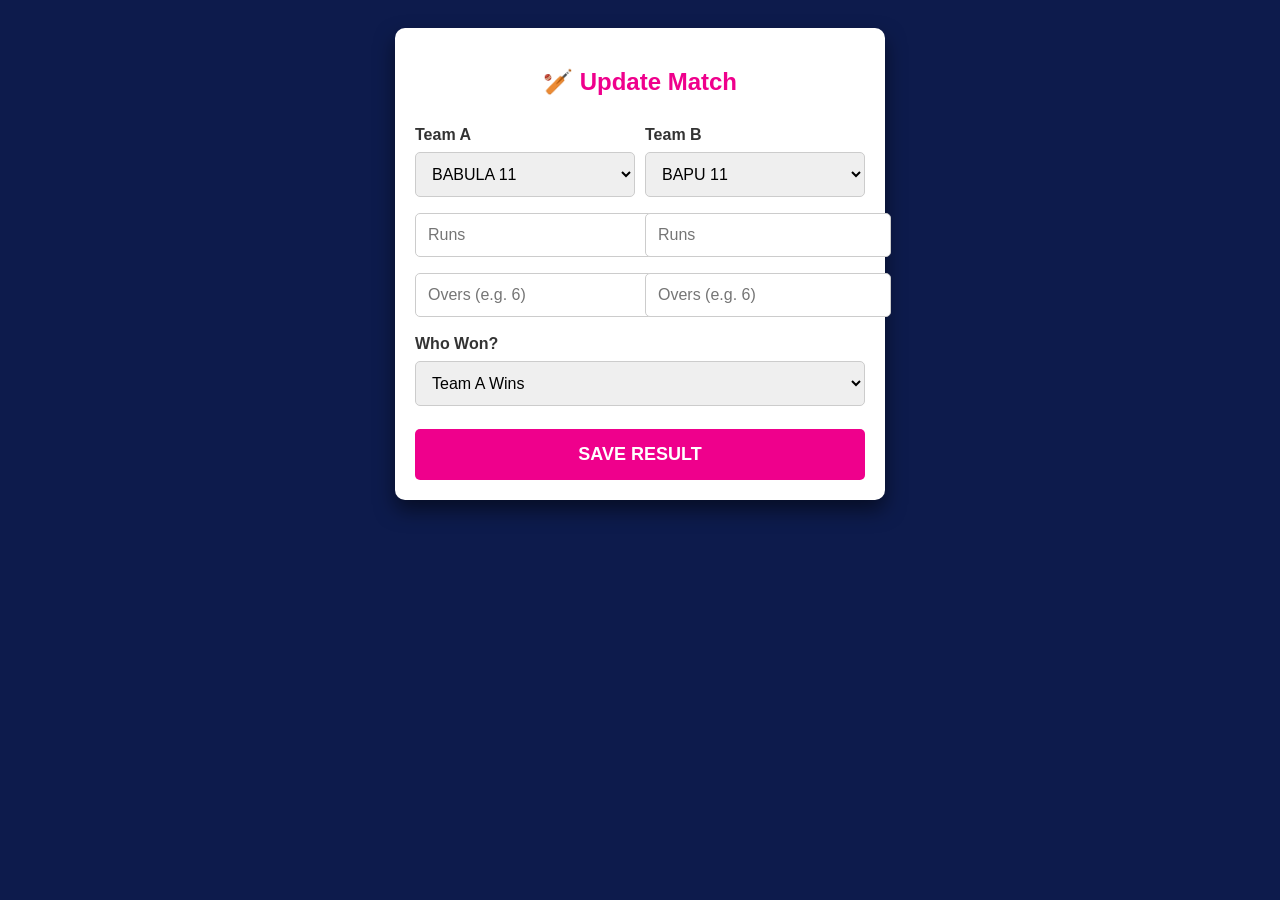
<file: admin.html>
<!DOCTYPE html>
<html lang="en">
<head>
    <meta charset="UTF-8">
    <title>BPL Admin - Update Match</title>
    <meta name="viewport" content="width=device-width, initial-scale=1.0">
    <style>
        body { background: #0d1b4c; color: white; font-family: sans-serif; text-align: center; padding: 20px; }
        .box { background: white; color: #333; padding: 20px; border-radius: 10px; max-width: 450px; margin: auto; box-shadow: 0 10px 20px rgba(0,0,0,0.5); }
        h2 { color: #ef008c; margin-bottom: 20px; }
        label { display: block; text-align: left; font-weight: bold; margin-top: 10px; }
        input, select { width: 100%; padding: 12px; margin: 8px 0; border-radius: 5px; border: 1px solid #ccc; font-size: 16px; }
        button { width: 100%; padding: 15px; background: #ef008c; color: white; border: none; border-radius: 5px; font-weight: bold; cursor: pointer; font-size: 18px; margin-top: 15px; }
        button:hover { background: #d0007a; }
        .grid { display: grid; grid-template-columns: 1fr 1fr; gap: 10px; }
    </style>
</head>
<body>

    <div class="box">
        <h2>🏏 Update Match</h2>
        
        <div class="grid">
            <div>
                <label>Team A</label>
                <select id="teamA">
                    <option>BABULA 11</option><option>TAPAN 11</option><option>SUSANTA 11</option><option>BAPU 11</option><option>RAHUL 11</option>
                </select>
                <input type="number" id="runsA" placeholder="Runs">
                <input type="number" step="0.1" id="oversA" placeholder="Overs (e.g. 6)">
            </div>
            <div>
                <label>Team B</label>
                <select id="teamB">
                    <option>BAPU 11</option><option>RAHUL 11</option><option>SUSANTA 11</option><option>BABULA 11</option><option>TAPAN 11</option>
                </select>
                <input type="number" id="runsB" placeholder="Runs">
                <input type="number" step="0.1" id="oversB" placeholder="Overs (e.g. 6)">
            </div>
        </div>

        <label>Who Won?</label>
        <select id="winner">
            <option value="A">Team A Wins</option>
            <option value="B">Team B Wins</option>
        </select>

        <button type="button" onclick="updateMatch()">SAVE RESULT</button>
    </div>

    <script src="index.js"></script>
</body>
</html>
</file>
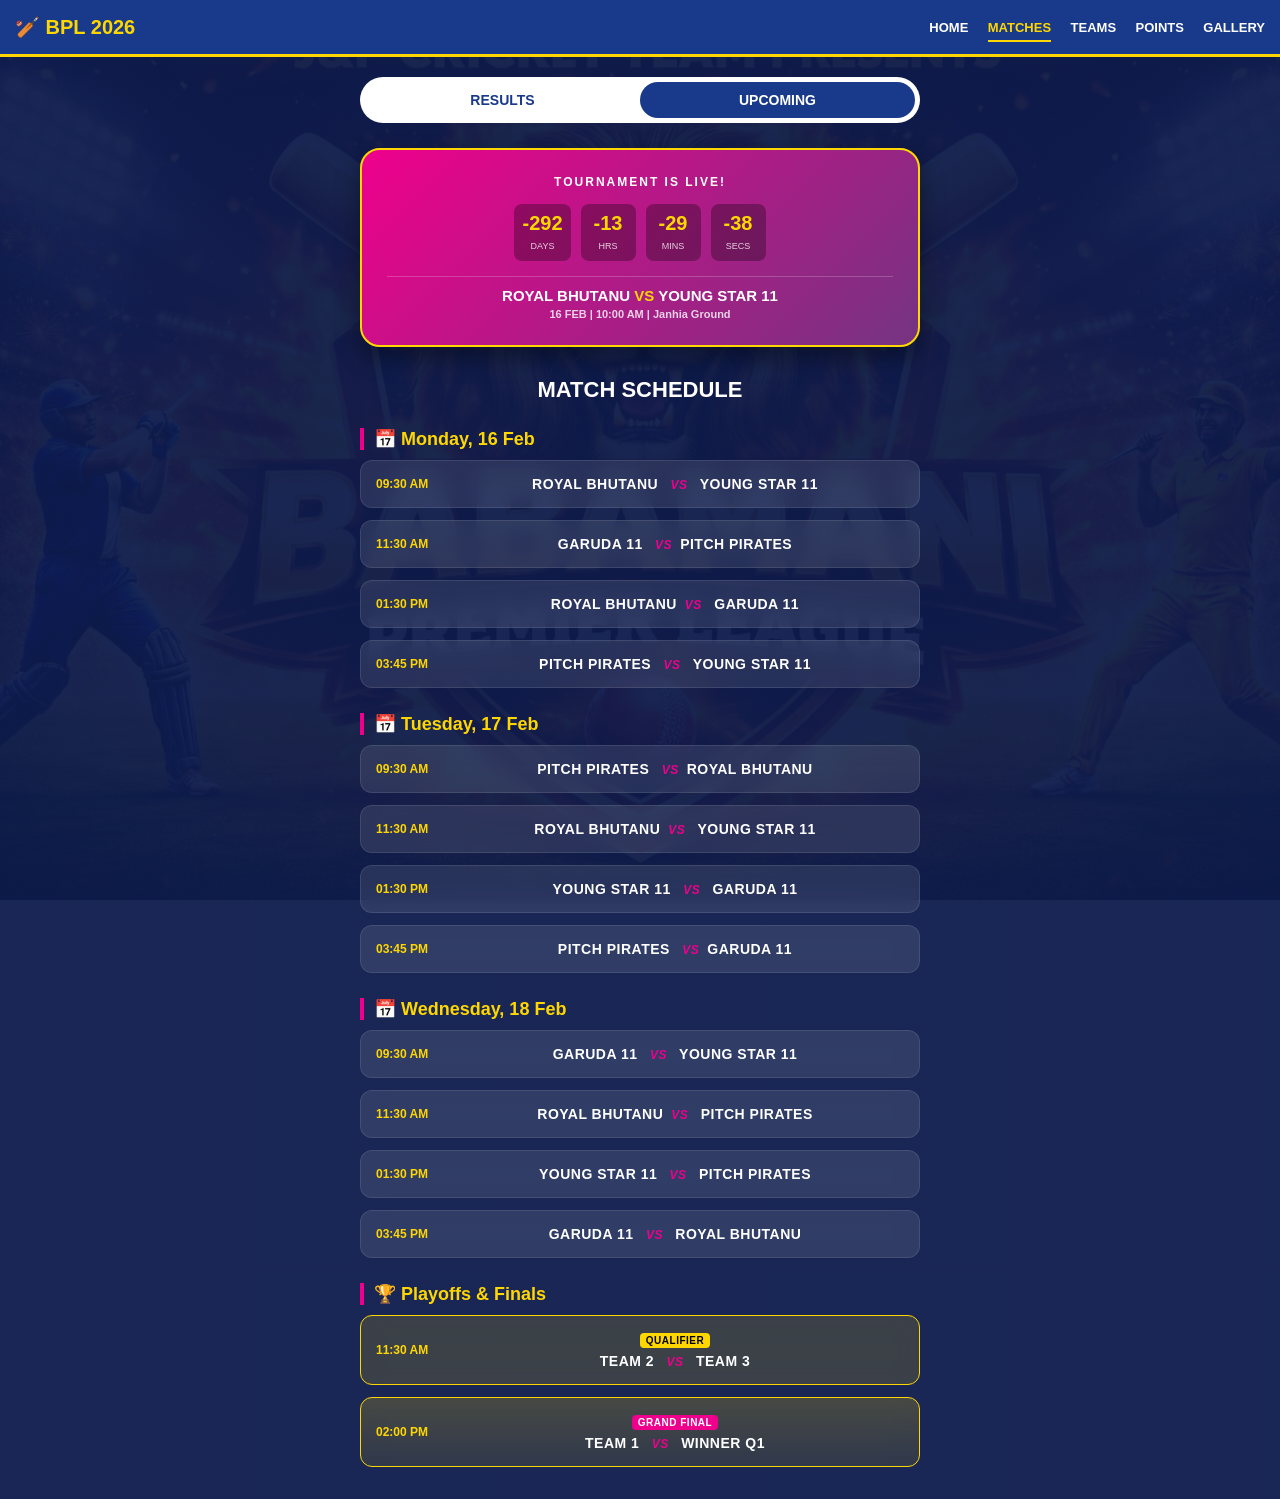
<file: matches.html>
<!DOCTYPE html>
<html lang="en">
<head>
    <meta charset="UTF-8">
    <title>BPL 2026 | Schedule & Results</title>
    <meta name="viewport" content="width=device-width, initial-scale=1.0, maximum-scale=1.0, user-scalable=no">
    <style>
        /* === MODERN STYLING === */
        * { margin: 0; padding: 0; box-sizing: border-box; font-family: 'Segoe UI', Arial, sans-serif; }
        
        body { 
            background: linear-gradient(rgba(13, 27, 76, 0.95), rgba(13, 27, 76, 0.95)), 
            url("Babamani.jpeg") center/cover no-repeat fixed; 
            color: white; 
        }

        /* Navigation */
        .header { 
            background: #19398a; padding: 15px; position: sticky; top: 0; z-index: 1000;
            border-bottom: 3px solid #ffd700; display: flex; justify-content: space-between; align-items: center; 
        }
        .logo { font-weight: bold; font-size: 20px; color: #ffd700; }
        nav a { color: white; text-decoration: none; margin-left: 15px; font-weight: bold; font-size: 13px; }
        nav a.active { color: #ffd700; border-bottom: 2px solid #ffd700; padding-bottom: 5px; }

        .container { max-width: 600px; margin: 0 auto; padding: 20px; }

        /* IPL STYLE TABS */
        .tabs-container { display: flex; justify-content: center; background: white; border-radius: 50px; padding: 5px; margin-bottom: 25px; }
        .tab-btn { 
            flex: 1; border: none; padding: 10px; border-radius: 50px; cursor: pointer; 
            font-weight: bold; font-size: 14px; background: none; color: #19398a; transition: 0.3s;
        }
        .tab-btn.active { background: #19398a; color: white; }

        /* Sections Toggle */
        .content-section { display: none; }
        .content-section.active { display: block; }

        /* COUNTDOWN HERO CARD */
        .countdown-container {
            background: linear-gradient(135deg, #ef008c 0%, #743481 100%);
            border-radius: 20px; padding: 25px; text-align: center;
            border: 2px solid #ffd700; margin-bottom: 30px;
            box-shadow: 0 10px 25px rgba(0,0,0,0.4);
        }
        .countdown-container h2 { font-size: 12px; letter-spacing: 2px; margin-bottom: 15px; text-transform: uppercase; }
        .timer-grid { display: flex; justify-content: center; gap: 10px; margin-bottom: 15px; }
        .t-box { background: rgba(0,0,0,0.3); padding: 8px; border-radius: 8px; min-width: 55px; }
        .t-box span { display: block; font-size: 20px; font-weight: 900; color: #ffd700; }
        .t-box label { font-size: 9px; text-transform: uppercase; opacity: 0.8; }
        .next-match-info { font-weight: bold; font-size: 15px; border-top: 1px solid rgba(255,255,255,0.2); padding-top: 10px; }

        /* MATCH RESULT CARD (IPL STYLE) */
        .result-card { background: white; border-radius: 15px; margin-bottom: 15px; overflow: hidden; color: #0d1b4c; border-left: 8px solid #28a745; }
        .res-head { background: #f1f1f1; padding: 10px; font-size: 11px; display: flex; justify-content: space-between; font-weight: bold; }
        .res-body { display: flex; align-items: center; justify-content: space-between; padding: 15px; text-align: center; }
        .res-team img { width: 45px; height: 45px; object-fit: contain; }
        .res-team p { font-size: 12px; font-weight: bold; margin-top: 5px; }
        .res-score { font-size: 18px; font-weight: 900; color: #19398a; }
        .res-footer { background: #fff3f8; padding: 8px; font-size: 12px; color: #ef008c; font-weight: bold; text-align: center; border-top: 1px solid #eee; }

        /* MATCH SCHEDULE CARDS */
        .day-header { color: #ffd700; margin: 25px 0 10px; font-size: 18px; text-align: left; border-left: 4px solid #ef008c; padding-left: 10px; }
        .match-card {
            background: rgba(255, 255, 255, 0.1); backdrop-filter: blur(10px);
            border-radius: 12px; padding: 15px; margin-bottom: 12px;
            border: 1px solid rgba(255,255,255,0.1);
            display: flex; align-items: center; justify-content: space-between;
        }
        .m-time { font-size: 12px; font-weight: bold; color: #ffd700; width: 70px; }
        .m-teams { flex: 1; text-align: center; font-size: 14px; font-weight: bold; letter-spacing: 0.5px; }
        .vs-text { color: #ef008c; margin: 0 8px; font-style: italic; font-size: 12px; }
        
        .playoff-card { background: rgba(255, 215, 0, 0.15); border: 1px solid #ffd700; }
        .playoff-label { background: #ffd700; color: #000; padding: 2px 6px; border-radius: 4px; font-size: 10px; font-weight: bold; margin-bottom: 5px; display: inline-block; }

        @media (max-width: 600px) {
            nav a { margin-left: 8px; font-size: 11px; }
            .m-teams { font-size: 13px; }
        }
    </style>
</head>
<body>

    <header class="header">
        <div class="logo">🏏 BPL 2026</div>
        <nav>
            <a href="index.html">HOME</a>
            <a class="active" href="matches.html">MATCHES</a>
            <a href="teams.html">TEAMS</a>
            <a href="points.html">POINTS</a>
            <a href="gallery.html">GALLERY</a>
        </nav>
    </header>

    <div class="container">
        
        <div class="tabs-container">
            <button class="tab-btn" onclick="openTab('results-sec')">RESULTS</button>
            <button class="tab-btn active" onclick="openTab('upcoming-sec')">UPCOMING</button>
        </div>

        <div id="results-sec" class="content-section">
            <h2 style="text-align: center; color: white; font-size: 22px; margin-bottom: 20px;">MATCH RESULTS</h2>
            
            <!-- <div class="result-card">
                <div class="res-head"><span>MATCH 1 - JANHIA GROUND</span> <span>COMPLETED</span></div>
                <div class="res-body">
                    <div class="res-team"><img src="logo/Royal.jpeg" onerror="this.src='https://cdn-icons-png.flaticon.com/512/1101/1101680.png'"><p>ROYAL BHUTANU</p><div class="res-score">85/4</div><div class="over">(8.0 ov) </div></div>
                    <div style="font-weight: bold; color: #743481;">VS</div>
                    <div class="res-team"><img src="logo/garudaaa.jpeg" onerror="this.src='https://cdn-icons-png.flaticon.com/512/1101/1101680.png'"><p>GARUDA 11</p><div class="res-score">86/6</div><div class="over">(8.0 ov)</div></div>
                </div>
                <div class="res-footer">🏆 GARUDA 11 WON BY 4 WICKETS</div>
            </div>  -->  

            

            <p style="text-align: center; font-size: 12px; opacity: 0.7;">More results will be updated soon...</p>
        </div>

        <div id="upcoming-sec" class="content-section active">
            <div class="countdown-container">
                <h2>Tournament Starts In</h2>
                <div class="timer-grid">
                    <div class="t-box"><span id="days">00</span><label>Days</label></div>
                    <div class="t-box"><span id="hours">00</span><label>Hrs</label></div>
                    <div class="t-box"><span id="mins">00</span><label>Mins</label></div>
                    <div class="t-box"><span id="secs">00</span><label>Secs</label></div>
                </div>
                <div class="next-match-info">
                    ROYAL BHUTANU <span style="color:#ffd700">VS</span> YOUNG STAR 11
                    <p style="font-size: 11px; opacity: 0.8; margin-top: 4px;">16 FEB | 10:00 AM | Janhia Ground</p>
                </div>
            </div>

            <h2 style="text-align: center; color: white; font-size: 22px;">MATCH SCHEDULE</h2>

            <h3 class="day-header">📅 Monday, 16 Feb</h3>
            <div class="match-card"><div class="m-time">09:30 AM</div><div class="m-teams">ROYAL BHUTANU <span class="vs-text">VS</span> YOUNG STAR 11</div></div>
            <div class="match-card"><div class="m-time">11:30 AM</div><div class="m-teams">GARUDA 11 <span class="vs-text">VS</span>PITCH PIRATES</div></div>
            <div class="match-card"><div class="m-time">01:30 PM</div><div class="m-teams">ROYAL BHUTANU<span class="vs-text">VS</span> GARUDA 11</div></div>
            <div class="match-card"><div class="m-time">03:45 PM</div><div class="m-teams">PITCH PIRATES <span class="vs-text">VS</span> YOUNG STAR 11</div></div>

            <h3 class="day-header">📅 Tuesday, 17 Feb</h3>
            <div class="match-card"><div class="m-time">09:30 AM</div><div class="m-teams">PITCH PIRATES <span class="vs-text">VS</span>ROYAL BHUTANU</div></div>
            <div class="match-card"><div class="m-time">11:30 AM</div><div class="m-teams">ROYAL BHUTANU<span class="vs-text">VS</span> YOUNG STAR 11</div></div>
            <div class="match-card"><div class="m-time">01:30 PM</div><div class="m-teams">YOUNG STAR 11 <span class="vs-text">VS</span> GARUDA 11</div></div>
            <div class="match-card"><div class="m-time">03:45 PM</div><div class="m-teams">PITCH PIRATES <span class="vs-text">VS</span>GARUDA 11</div></div>

            <h3 class="day-header">📅 Wednesday, 18 Feb</h3>
            <div class="match-card"><div class="m-time">09:30 AM</div><div class="m-teams">GARUDA 11 <span class="vs-text">VS</span> YOUNG STAR 11</div></div>
            <div class="match-card"><div class="m-time">11:30 AM</div><div class="m-teams">ROYAL BHUTANU<span class="vs-text">VS</span> PITCH PIRATES</div></div>
            <div class="match-card"><div class="m-time">01:30 PM</div><div class="m-teams">YOUNG STAR 11 <span class="vs-text">VS</span> PITCH PIRATES</div></div>
            <div class="match-card"><div class="m-time">03:45 PM</div><div class="m-teams">GARUDA 11 <span class="vs-text">VS</span> ROYAL BHUTANU</div></div>


            
            <h3 class="day-header" style="color:#ffd700">🏆 Playoffs & Finals</h3>
            <div class="match-card playoff-card">
                <div class="m-time">11:30 AM</div>
                <div class="m-teams">
                    <span class="playoff-label">QUALIFIER</span><br>
                    TEAM 2 <span class="vs-text">VS</span> TEAM 3
                </div>
            </div>
            <div class="match-card playoff-card" style="background: linear-gradient(rgba(255,215,0,0.2), rgba(255,215,0,0.1));">
                <div class="m-time">02:00 PM</div>
                <div class="m-teams">
                    <span class="playoff-label" style="background:#ef008c; color:white;">GRAND FINAL</span><br>
                    TEAM 1 <span class="vs-text">VS</span> WINNER Q1
                </div>
            </div>
        </div>
    </div>

    <script>
        // TAB SWITCHING LOGIC
        function openTab(tabId) {
            // Sections chhupao
            document.querySelectorAll('.content-section').forEach(section => section.classList.remove('active'));
            // Buttons normal karo
            document.querySelectorAll('.tab-btn').forEach(btn => btn.classList.remove('active'));
            
            // Selected section aur button dikhao
            document.getElementById(tabId).classList.add('active');
            event.currentTarget.classList.add('active');
        }

        // COUNTDOWN TIMER LOGIC
        const targetDate = new Date("Feb 16, 2026 10:00:00").getTime();
        const x = setInterval(function() {
            const now = new Date().getTime();
            const distance = targetDate - now;

            const days = Math.floor(distance / (1000 * 60 * 60 * 24));
            const hours = Math.floor((distance % (1000 * 60 * 60 * 24)) / (1000 * 60 * 60));
            const minutes = Math.floor((distance % (1000 * 60 * 60)) / (1000 * 60));
            const seconds = Math.floor((distance % (1000 * 60)) / 1000);

            document.getElementById("days").innerHTML = days.toString().padStart(2, '0');
            document.getElementById("hours").innerHTML = hours.toString().padStart(2, '0');
            document.getElementById("mins").innerHTML = minutes.toString().padStart(2, '0');
            document.getElementById("secs").innerHTML = seconds.toString().padStart(2, '0');

            if (distance < 0) {
                clearInterval(x);
                document.querySelector(".countdown-container h2").innerHTML = "TOURNAMENT IS LIVE!";
            }
        }, 1000);
    </script>
</body>
</html>
</file>
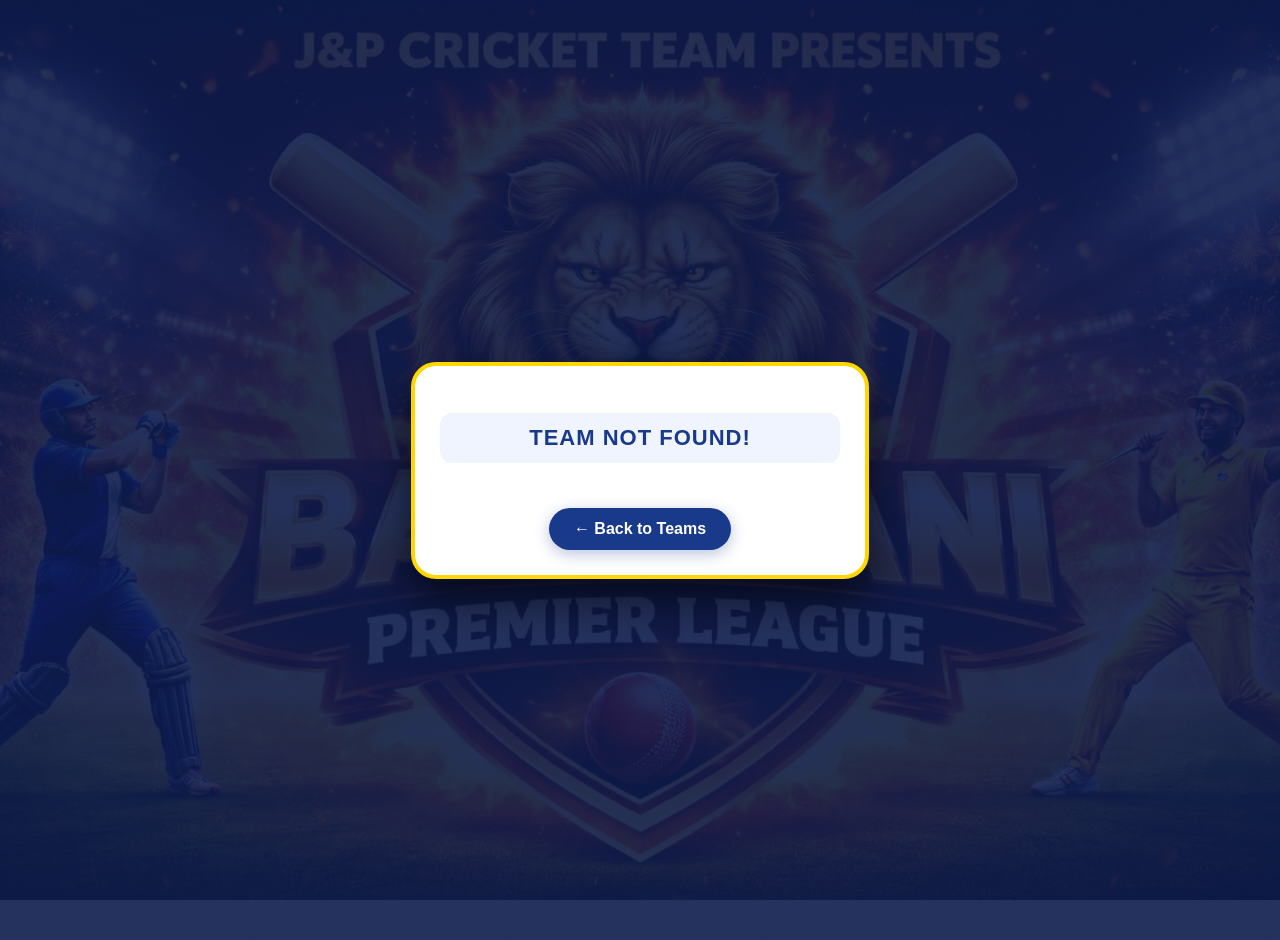
<file: players-list.html>
<!DOCTYPE html>
<html lang="en">
<head>
    <meta charset="UTF-8">
    <meta name="viewport" content="width=device-width, initial-scale=1.0">
    <title>BPL | Squad List</title>
    <style>
        body {
            background: linear-gradient(rgba(13, 27, 76, 0.9), rgba(13, 27, 76, 0.9)), url("Babamani.jpeg") center/cover no-repeat fixed;
            font-family: 'Segoe UI', sans-serif;
            display: flex;
            justify-content: center;
            align-items: center;
            min-height: 100vh;
            margin: 0;
            padding: 20px;
        }

        .player-box {
            background: white;
            width: 100%;
            max-width: 400px;
            padding: 25px;
            border-radius: 25px;
            text-align: center;
            box-shadow: 0 20px 40px rgba(0,0,0,0.6);
            animation: zoomIn 0.3s ease-out;
            border: 4px solid #ffd700;
        }

        @keyframes zoomIn { from { transform: scale(0.9); opacity: 0; } to { transform: scale(1); opacity: 1; } }

        h3 { 
            color: #19398a; 
            font-size: 22px; 
            margin-bottom: 20px; 
            background: #f0f4ff;
            padding: 12px;
            border-radius: 12px;
            letter-spacing: 1px;
            text-transform: uppercase;
        }

        ul { list-style: none; padding: 0; margin: 0; text-align: left; max-height: 450px; overflow-y: auto; }

        /* Custom Scrollbar */
        ul::-webkit-scrollbar { width: 5px; }
        ul::-webkit-scrollbar-thumb { background: #ffd700; border-radius: 10px; }

        li {
            padding: 14px 15px;
            border-bottom: 1px solid #eee;
            font-weight: 600;
            color: #0d1b4c;
            font-size: 15px;
            display: flex;
            align-items: center;
        }
        li::before { content: "🏏"; margin-right: 10px; font-size: 12px; }

        /* Special style for Captain */
        .captain-li { background: #fff9e6 !important; color: #b8860b !important; border-left: 5px solid #ffd700; }
        .captain-li::before { content: "⭐"; }

        li:nth-child(even) { background: #fcfcfc; }

        .back-btn {
            margin-top: 25px;
            padding: 12px 25px;
            background: #19398a;
            color: white;
            border: none;
            border-radius: 50px;
            cursor: pointer;
            font-weight: bold;
            text-decoration: none;
            display: inline-block;
            transition: 0.3s;
            box-shadow: 0 4px 15px rgba(25, 57, 138, 0.3);
        }
        .back-btn:hover { background: #ef008c; transform: translateY(-2px); }
    </style>
</head>
<body>

    <div class="player-box">
        <h3 id="teamHeading">SQUAD LIST</h3>
        <ul id="playerList"></ul>
        <a href="teams.html" class="back-btn">← Back to Teams</a>
    </div>

    <script>
        // Sabhi players ke asli naam yahan hain
        const allSquads = {
            rahul: ["Rahul (Captain)", "Bhabani sankar das", "Romeo", "Gagan Biswal", "Babaji", "Manas Behera", "Ksihyamanda Mahal", "Bhagaban Das", "Rakesh Nayak", "Gouranga Jena", "Firoz Sahu", "Jitu", "Narayan Jena", "Satyabrata Khilar", "Rudra prakash Rout", "Malay Biswal"],
            bapu: ["Bapu (Captain)", "Subhasish Rout", "Jagat jeeban Panda", "Jiban Das", "Sujit Jena", "Sahil", "Soumya Das", "Mona Ranjan Biswal(*)", "Sabyasachi Das", "Deepak Biswal", "Tapas Barik", "Toffic", "Ajay Biswal", "Harkat", "Omm Pati", "Biren Behera"],
            susanta: ["Babula (Captain)", "Soumyajit Pradhan", "Jayanta Jena", "Sumit Biswal", "Ajit Nath", "Ruturaj Jena", "Juned", "Sanjay Sahu", "Rajendra Pakal", "Sanjay Jena", "Biswajit", "Subhankar Rana", "Antaryami Biswal", "Yashin"],
            tapan: ["Tapan (Captain)", "Abhinash Palei", "Sanjay Behera", "Mazbur", "Himanshu Biswal", "deelip Biswal", "Amit Biswal", "Prakash Puhan", "Lipu Rout", "Hemant Jena", "Dinesh Mallick", "Chandan Hansoda", "Sagar Biswal", "Prakash Mallick", "Jyotirmaya Sahu", "Akash Puhan"]
        };

        // Team key ko asli Team Name se map karne ke liye
        const teamNameMap = {
            rahul: "GARUDA 11",
            bapu: "PITCH PIRATES",
            susanta: "YOUNG STAR 11",
            tapan: "ROYAL BHUTANU"
        };

        window.onload = function() {
            const params = new URLSearchParams(window.location.search);
            const teamKey = params.get('team'); 

            if (teamKey && allSquads[teamKey]) {
                // Heading mein asli team name dikhayega
                document.getElementById("teamHeading").innerText = teamNameMap[teamKey] || (teamKey.toUpperCase() + " 11");
                
                const list = document.getElementById("playerList");
                
                allSquads[teamKey].forEach((p) => {
                    const li = document.createElement("li");
                    li.innerText = p;
                    
                    // Agar naam mein (Captain) hai to star wala style apply karega
                    if (p.includes("(Captain)")) {
                        li.classList.add("captain-li");
                    }
                    list.appendChild(li);
                });
            } else {
                document.getElementById("teamHeading").innerText = "Team Not Found!";
            }
        }
    </script>
</body>
</html>
</file>
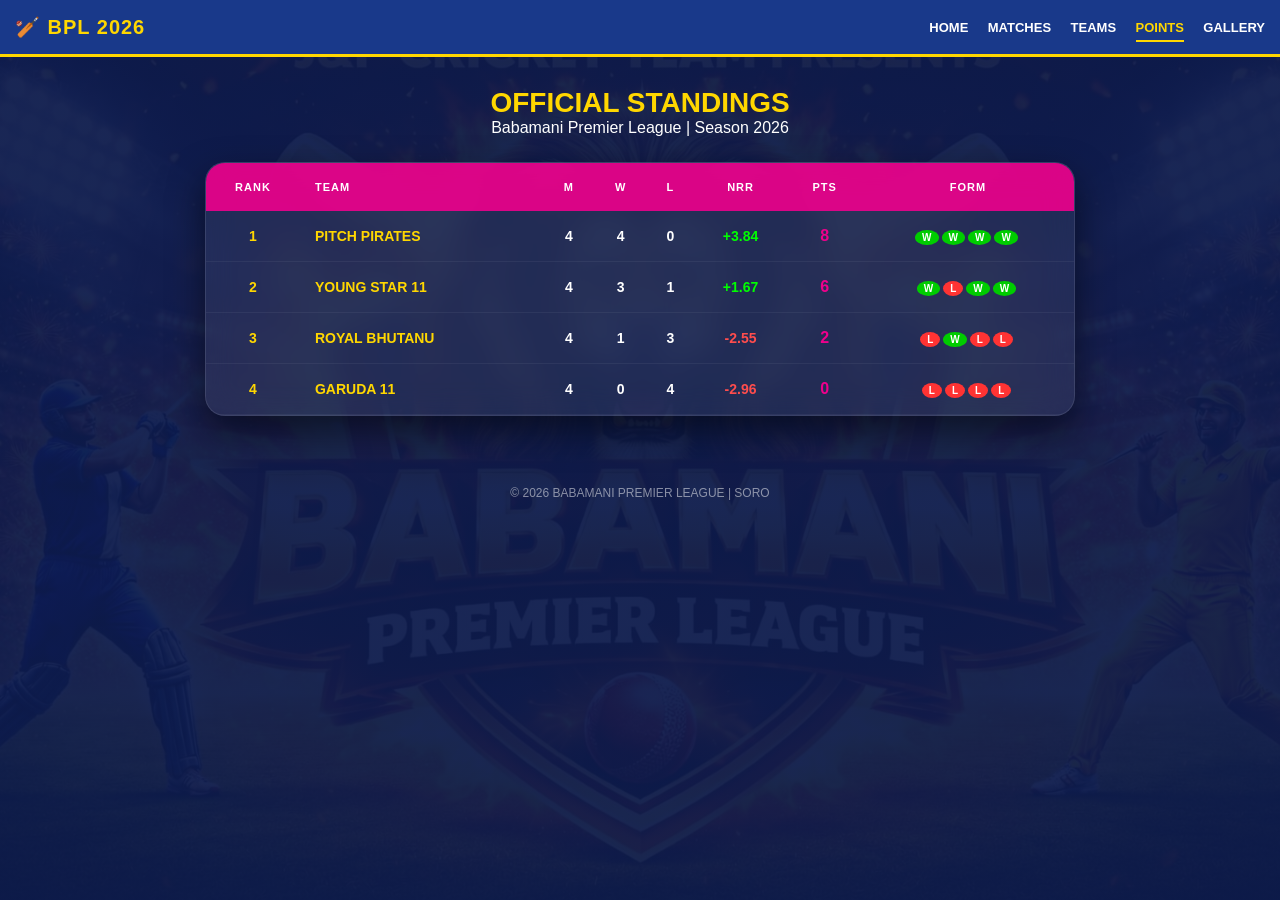
<file: points.html>
<!DOCTYPE html>
<html lang="en">
<head>
    <meta charset="UTF-8">
    <title>BPL 2026 | Standings</title>
    <meta name="viewport" content="width=device-width, initial-scale=1.0, maximum-scale=1.0, user-scalable=no">
    <style>
        * { margin: 0; padding: 0; box-sizing: border-box; font-family: 'Segoe UI', Arial, sans-serif; }

        body {
            background: linear-gradient(rgba(13, 27, 76, 0.95), rgba(13, 27, 76, 0.95)),
            url("Babamani.jpeg") center/cover no-repeat fixed;
            color: white; min-height: 100vh;
        }

        .main-header {
            background: #19398a; padding: 15px; position: sticky; top: 0; z-index: 1000;
            border-bottom: 3px solid #ffd700; display: flex; justify-content: space-between; align-items: center;
        }
        .logo { font-weight: bold; font-size: 20px; color: #ffd700; letter-spacing: 1px; }
        .main-nav a { color: white; text-decoration: none; font-weight: bold; font-size: 13px; margin-left: 15px; }
        .main-nav a.active { color: #ffd700; border-bottom: 2px solid #ffd700; padding-bottom: 5px; }

        .points-container { max-width: 900px; margin: 30px auto; padding: 0 15px; }
        .section-header { text-align: center; margin-bottom: 25px; }
        .section-header h2 { color: #ffd700; font-size: 28px; text-transform: uppercase; }

        .table-card {
            background: rgba(255, 255, 255, 0.07); backdrop-filter: blur(15px);
            border-radius: 20px; border: 1px solid rgba(255, 255, 255, 0.1);
            overflow: hidden; box-shadow: 0 15px 35px rgba(0,0,0,0.5);
        }

        .table-responsive { width: 100%; overflow-x: auto; }
        table { width: 100%; border-collapse: collapse; min-width: 650px; }

        th {
            background: rgba(239, 0, 140, 0.9); color: white; padding: 18px 10px;
            font-size: 11px; text-transform: uppercase; letter-spacing: 1px;
        }

        td { padding: 16px 10px; text-align: center; border-bottom: 1px solid rgba(255, 255, 255, 0.05); font-weight: bold; font-size: 14px; }
        .team-name-cell { text-align: left; padding-left: 20px; color: #ffd700; }
        
        /* Form Circles */
        .form-dot { display: inline-block; width: 22px; height: 22px; line-height: 22px; border-radius: 50%; font-size: 10px; margin: 0 2px; color: white; }
        .win { background: #00cc00; }
        .loss { background: #ff3333; }

        footer { text-align: center; padding: 40px; opacity: 0.5; font-size: 12px; }

        @media (max-width: 600px) {
            .logo { font-size: 16px; }
            .main-nav a { font-size: 10px; margin-left: 8px; }
            th, td { padding: 10px 5px; font-size: 12px; }
        }
    </style>
</head>
<body>

<header class="main-header">
    <div class="logo">🏏 BPL 2026</div>
    <nav class="main-nav">
        <a href="index.html">HOME</a>
        <a href="matches.html">MATCHES</a>
        <a href="teams.html">TEAMS</a>
         <a href="points.html" class="active">POINTS</a>
        <a href="gallery.html">GALLERY</a>
    </nav>
</header>

<div class="points-container">
    <div class="section-header">
        <h2>Official Standings</h2>
        <p>Babamani Premier League | Season 2026</p>
    </div>

    <div class="table-card">
        <div class="table-responsive">
            <table id="pointsTable">
                <thead>
                    <tr>
                        <th>RANK</th>
                        <th style="text-align:left; padding-left:20px;">TEAM</th>
                        <th>M</th>
                        <th>W</th>
                        <th>L</th>
                        <th>NRR</th>
                        <th>PTS</th>
                        <th>FORM</th>
                    </tr>
                </thead>
                <tbody id="tableBody">
                    </tbody>
            </table>
        </div>
    </div>
</div>

<footer><p>© 2026 BABAMANI PREMIER LEAGUE | SORO</p></footer>
<script src="index.js"></script>
</body>
</html>
</file>
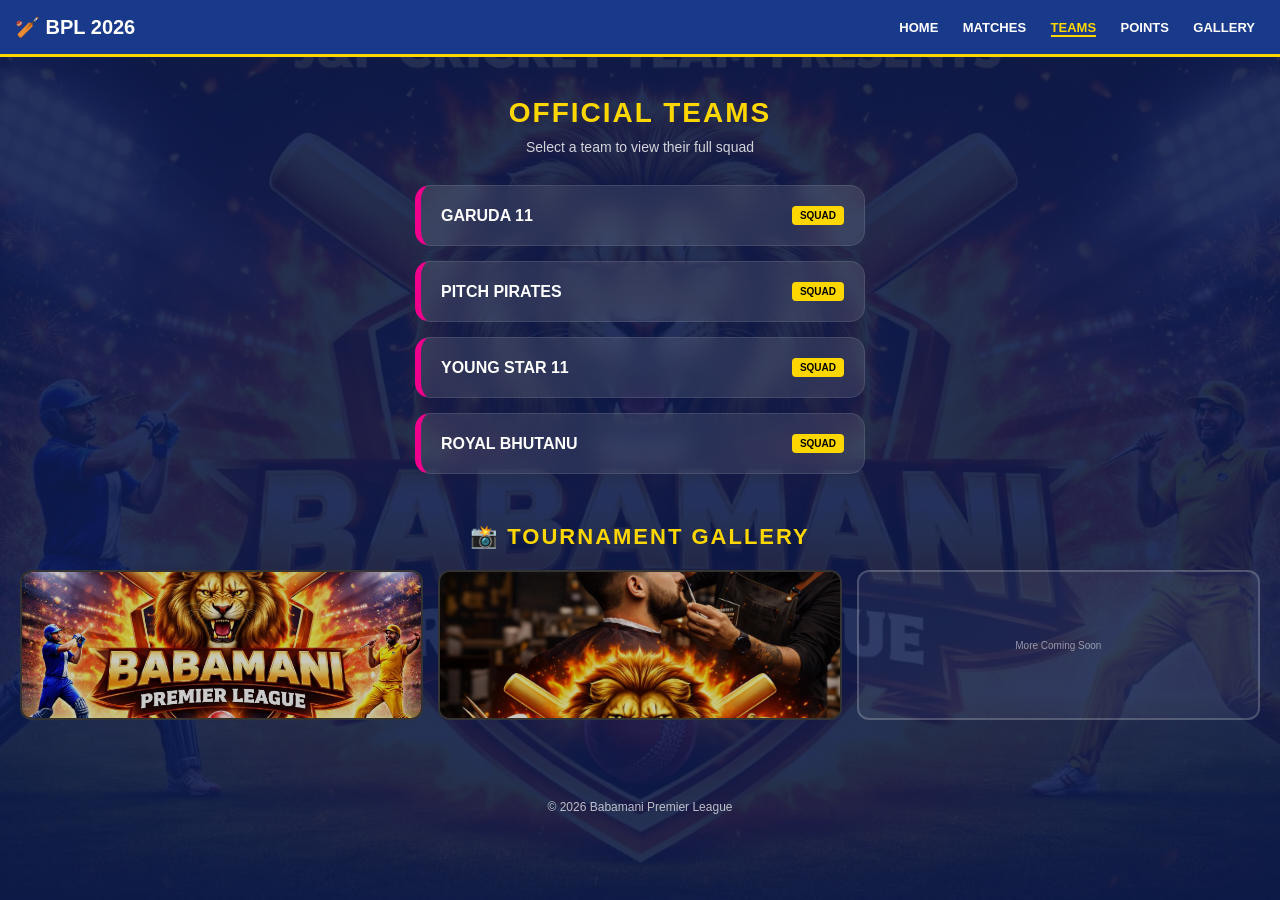
<file: teams.html>
<!DOCTYPE html>
<html lang="en">
<head>
    <meta charset="UTF-8">
    <title>BPL Teams - 2026</title>
    <meta name="viewport" content="width=device-width, initial-scale=1.0">
    <style>
        * { margin: 0; padding: 0; box-sizing: border-box; font-family: 'Segoe UI', Arial, sans-serif; }
        body { background: linear-gradient(rgba(13, 27, 76, 0.9), rgba(13, 27, 76, 0.9)), url("Babamani.jpeg") center/cover no-repeat fixed; color: white; text-align: center; }
        
        .header { background: #19398a; padding: 15px; border-bottom: 3px solid #ffd700; display: flex; justify-content: space-between; align-items: center; position: sticky; top: 0; z-index: 1000; }
        .logo { font-weight: 900; font-size: 20px; color: white; }
        nav a { color: white; text-decoration: none; margin: 0 10px; font-weight: bold; font-size: 13px; }
        nav a.active { color: #ffd700; border-bottom: 2px solid #ffd700; }

        .page { padding: 40px 20px; }
        .title { color: #ffd700; margin-bottom: 10px; font-size: 28px; text-transform: uppercase; letter-spacing: 2px; }
        .sub-title { opacity: 0.8; margin-bottom: 30px; font-size: 14px; }

        .team-list { list-style: none; max-width: 450px; margin: 0 auto 50px; }
        .team-list li { 
            background: rgba(255, 255, 255, 0.1); 
            backdrop-filter: blur(10px);
            color: white; 
            margin-bottom: 15px; 
            padding: 20px; 
            border-radius: 15px; 
            font-weight: bold; 
            cursor: pointer; 
            transition: 0.3s; 
            border: 1px solid rgba(255,255,255,0.1);
            border-left: 6px solid #ef008c;
            display: flex;
            justify-content: space-between;
            align-items: center;
        }
        .team-list li:hover { transform: scale(1.03); background: rgba(255, 255, 255, 0.2); border-color: #ffd700; }
        .view-btn { font-size: 10px; background: #ffd700; color: #000; padding: 4px 8px; border-radius: 4px; }

        /* GALLERY SECTION */
        .gallery-section { max-width: 900px; margin: 0 auto; padding: 20px; }
        .gallery-grid { 
            display: grid; 
            grid-template-columns: repeat(auto-fit, minmax(150px, 1fr)); 
            gap: 15px; margin-top: 20px; 
        }
        .gallery-item { 
            height: 150px; border-radius: 12px; overflow: hidden; 
            border: 2px solid rgba(255,255,255,0.2); 
            background: #000;
        }
        .gallery-item img { width: 100%; height: 100%; object-fit: cover; transition: 0.4s; opacity: 0.8; }
        .gallery-item:hover img { transform: scale(1.1); opacity: 1; }

        footer { padding: 40px; opacity: 0.7; font-size: 12px; }
    </style>
</head>
<body>
    <header class="header">
        <div class="logo">🏏 BPL 2026</div>
        <nav>
            <a href="index.html">HOME</a>
            <a href="matches.html">MATCHES</a>
            <a class="active" href="teams.html">TEAMS</a>
            <a href="points.html">POINTS</a>
            <a href="gallery.html">GALLERY</a>
        </nav>
    </header>

    <section class="page">
        <h2 class="title">Official Teams</h2>
        <p class="sub-title">Select a team to view their full squad</p>
        
        <ul class="team-list">
            <li onclick="location.href='players-list.html?team=rahul'">GARUDA 11 <span class="view-btn">SQUAD</span></li>
            <li onclick="location.href='players-list.html?team=bapu'">PITCH PIRATES <span class="view-btn">SQUAD</span></li>
            <li onclick="location.href='players-list.html?team=susanta'">YOUNG STAR 11 <span class="view-btn">SQUAD</span></li>
            <li onclick="location.href='players-list.html?team=tapan'">ROYAL BHUTANU <span class="view-btn">SQUAD</span></li>
        </ul>

        <h2 class="title" style="margin-top: 40px; font-size: 22px;">📸 Tournament Gallery</h2>
        <div class="gallery-grid">
            <div class="gallery-item"><img src="Babamani.jpeg"></div>
            <div class="gallery-item"><img src="saamar.jpeg"></div>
            <div class="gallery-item" style="display:flex; align-items:center; justify-content:center; background:rgba(255,255,255,0.05);">
                <span style="font-size:10px; opacity:0.5;">More Coming Soon</span>
            </div>
        </div>
    </section>

    <footer>© 2026 Babamani Premier League</footer>
</body>
</html>
</file>
